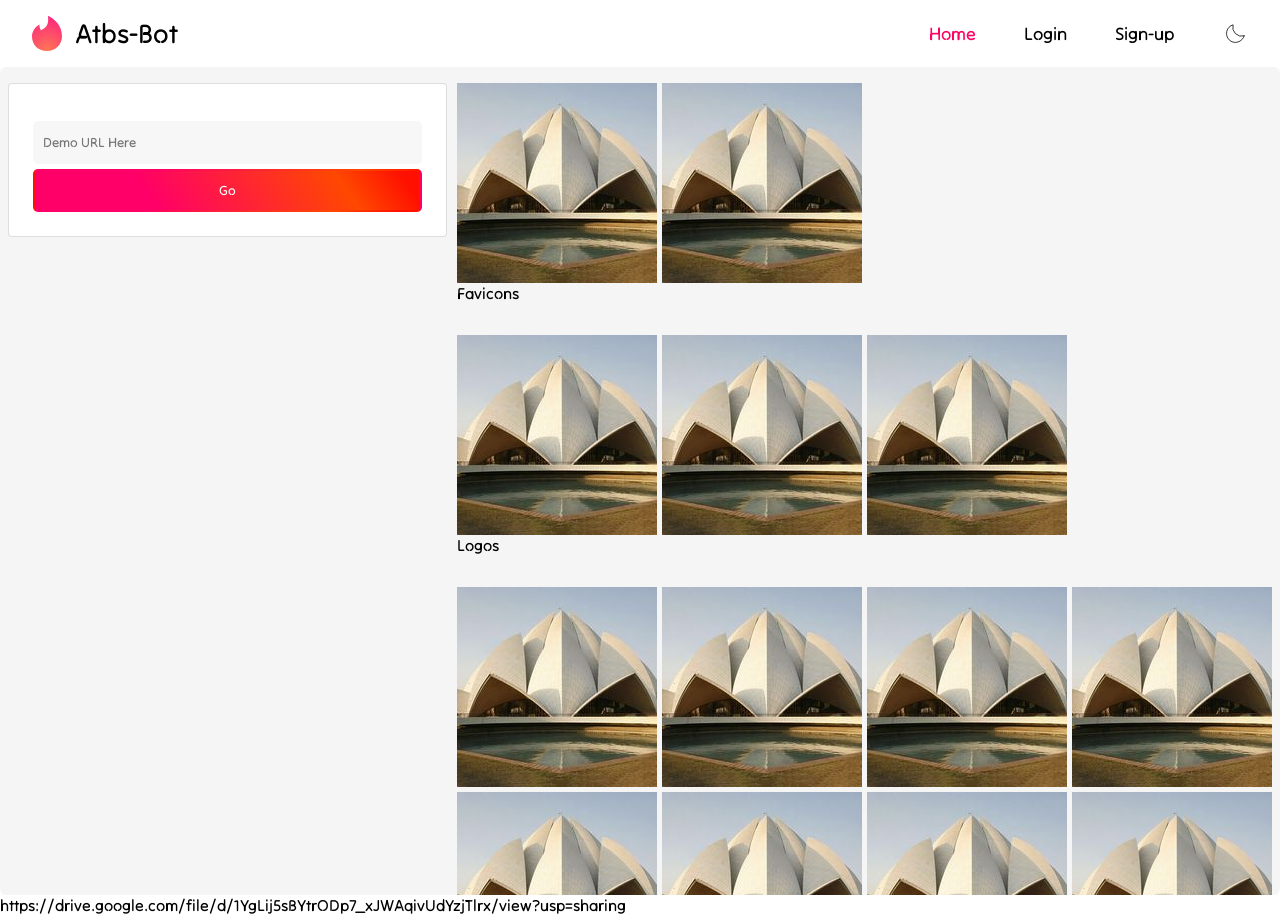
<file: home.html>
<!DOCTYPE html>
<html lang="en">
  <head>
    <meta charset="UTF-8" />
    <meta name="viewport" content="width=device-width, initial-scale=1.0" />
    <title>Atbs-Bot | Home</title>
    <link rel="stylesheet" href="./css/base.css" />
    <link rel="stylesheet" href="./css/navbar.css" />
    <link rel="stylesheet" href="./css/login.css" />
    <link rel="stylesheet" href="./css/home.css" />
  </head>
  <body>
    <!-- Navbar Starts Here -->
    <nav>
      <div id="nav-container">
        <div class="logo">
          <img src="./assets/icons/logo.svg" alt="Logo" draggable="false" />
          <p>Atbs-Bot</p>
        </div>
        <ul>
          <li><a class="active" href="/home.html">Home</a></li>
          <li><a href="/login.html">Login</a></li>
          <li><a href="/signup">Sign-up</a></li>
          <li id="toggle-site-mode"><img src="./assets/icons/dark-mode.svg" alt="dark-mode" title="dark-mode" draggable="false" /></li>
        </ul>
      </div>

      <div id="hamburger">
        <div id="first"></div>
        <div id="second"></div>
        <div id="third"></div>
      </div>
    </nav>
    <!-- Navbar Ends Here -->
    <main id="main" style="overflow-y: scroll">
      <section class="main-section">
        <input type="text" name="site-url" id="site-url" placeholder="Demo URL Here" />
        <div class="mb-1">
          <input type="button" value="Go" />
        </div>
      </section>

      <div class="image-wrapper">
        <section>
          <div class="flex-container">
            <div class="image"></div>
            <div class="image"></div>
          </div>
          <p class="text-right">Favicons</p>
        </section>

        <section>
          <div class="flex-container">
            <div class="image"></div>
            <div class="image"></div>
            <div class="image"></div>
          </div>
          <p class="text-right">Logos</p>
        </section>

        <section>
          <div class="flex-container">
            <div class="image"></div>
            <div class="image"></div>
            <div class="image"></div>
            <div class="image"></div>
            <div class="image"></div>
            <div class="image"></div>
            <div class="image"></div>
            <div class="image"></div>
            <div class="image"></div>
            <div class="image"></div>
            <div class="image"></div>
            <div class="image"></div>
            <div class="image"></div>
            <div class="image"></div>
            <div class="image"></div>
            <div class="image"></div>
          </div>
          <p class="text-right">Images</p>
        </section>
      </div>
    </main>
    <script src="js/navbar.js"></script>
   https://drive.google.com/file/d/1YgLij5sBYtrODp7_xJWAqivUdYzjTlrx/view?usp=sharing
  </body>
</html>
</file>
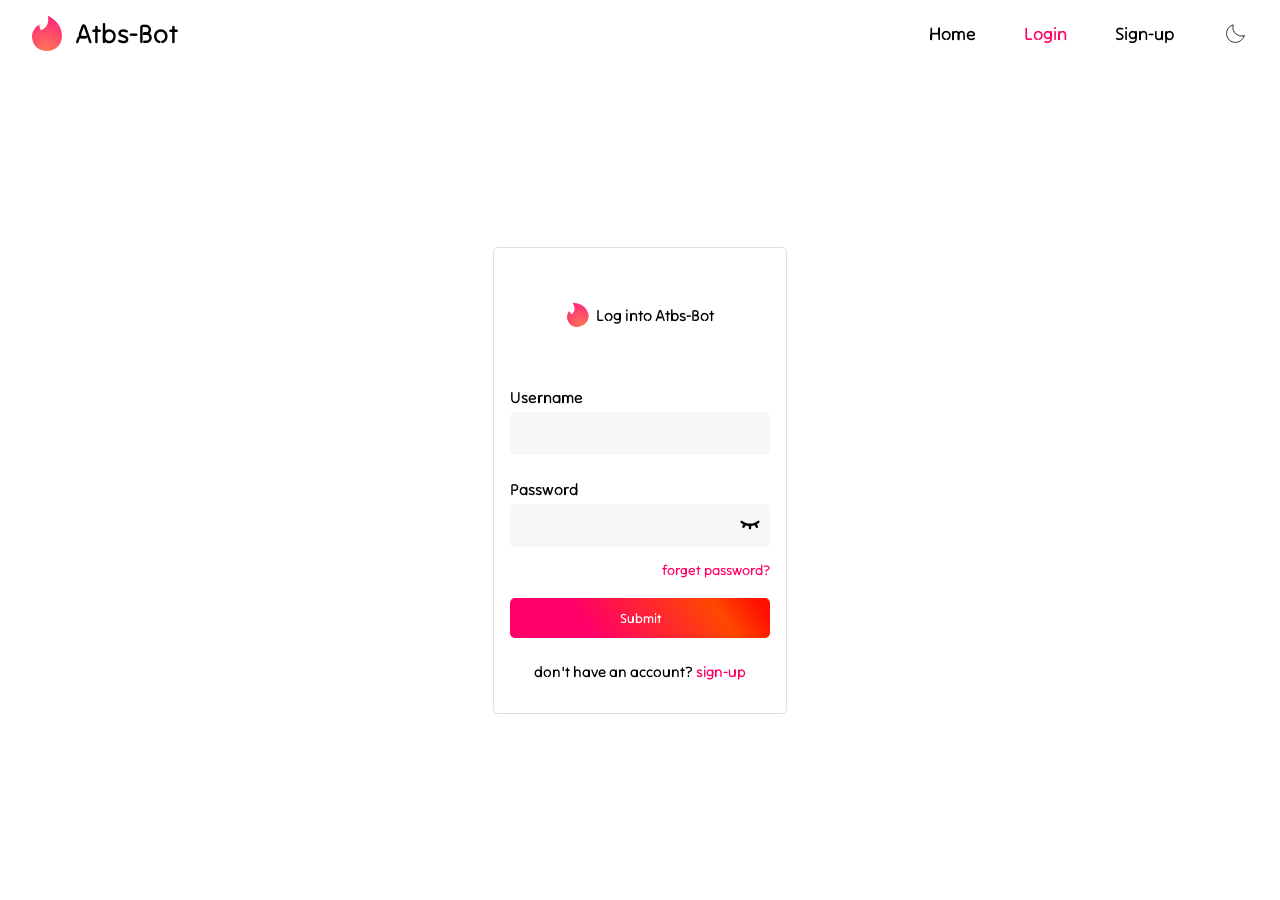
<file: login.html>
<!DOCTYPE html>
<html lang="en">
<head>
    <meta charset="UTF-8">
    <meta name="viewport" content="width=device-width, initial-scale=1.0">
    <title>Atbs-Bot | Login</title>
    <link rel="stylesheet" href="./css/base.css">
    <link rel="stylesheet" href="./css/navbar.css">
    <link rel="stylesheet" href="./css/login.css">
</head>
<body>
    <!-- Navbar Starts Here -->
    <nav>
    <div id="nav-container">
        <div class="logo">
            <img src="./assets/icons/logo.svg" alt="Logo" draggable="false">
            <p>Atbs-Bot</p>
        </div>
        <ul>
            <li><a href="/home.html">Home</a></li>
            <li><a class="active" href="/login.html">Login</a></li>
            <li><a href="/signup">Sign-up</a></li>
            <li id="toggle-site-mode"><img src="./assets/icons/dark-mode.svg" alt="dark-mode" title="dark-mode" draggable="false"></li>
        </ul>
    </div>

    <div id="hamburger">
        <div id="first"></div>
        <div id="second"></div>
        <div id="third"></div>
    </div>
</nav>
    <!-- Navbar Ends Here -->

    <section id="main">
        <form action="" method="get" autocomplete="off">
          <div id="login-form-head">
            <img src="./assets/icons/logo.svg" alt="Logo" draggable="false">
            <p>Log into Atbs-Bot</p>
          </div>

          <div class="mb-1">
            <label for="username">Username</label>
            <input type="text" name="username" id="username" autocomplete="off">
          </div>  

          <div class="mb-1">
            <label for="password">Password</label>
            <div id="input-password-container">
              <input type="password" name="password" id="password" autocomplete="new-password">
              <img src="./assets/icons/hide-password.svg" alt="hide-password" title="hide-password" draggable="false">
            </div>
          </div>

          <div class="forget-password-link">
            <a href="/forget-password">forget password?</a>
          </div>

          <div class="mb-1">
            <input type="button" value="Submit">
          </div>

          <div class="sign-up-link">
            <p>don't have an account? <a href="/sign-up">sign-up</a></p>
          </div>
        </form>
    </section>

    <script src="js/navbar.js"></script>
    <script src="./js/login.js"></script>
</body>
</html>
</file>
<file: css/base.css>
@import url('https://fonts.googleapis.com/css2?family=Oxygen:wght@300;400;700&family=Tilt+Neon&display=swap');

:root {
    --bg-color: rgb(255, 255, 255);
    --text-color: #000000;
    --btn-text-color: white;
    --container-border-color: #bdbcbc7d;
    --swiper-base-container-bg-color: #e7e7e766;
}

::-moz-selection {
    background: rgba(255, 0, 102, 0.103);
}

::selection {
    background: rgba(255, 0, 102, 0.103);
}

* {
    padding: 0;
    margin: 0;
    box-sizing: border-box;
}


body {
    width: 100vw;
    height: 100vh;
    max-width: 1800px;
    margin: auto;
    background-color: var(--bg-color);
    color: var(--text-color);
    font-family: "Tilt Neon", sans-serif;
    overflow-x: hidden;
}


.mb-1 {
    margin-bottom: 1.5rem;
}
</file>
<file: css/navbar.css>
nav {
    padding: 0 2rem;
}

#nav-container {
    display: flex;
    justify-content: space-between;
    align-items: center;

}

#hamburger {
    display: flex;
    flex-direction: column;
    gap: 8px;
    align-items: center;
    top: 19px;
    position: absolute;
    right: 0;
    visibility: hidden;
}

#first,
#second,
#third {
    width: 27px;
    height: 2px;
    background-color: var(--text-color);
    border-radius: 119px;
    transition: 0.5s ease-in-out;
}

.first-open {
    transform: rotate(45deg) translateX(15px);
}

.second-open {
    transform: translateX(-100%);
    opacity: 0;
}

.third-open {
    transform: rotate(-45deg) translateX(15px);
}



a {
    text-decoration: none;
    color: var(--text-color);
    transition: 0.5s ease-in;
}

a:hover {
    color: rgba(255, 0, 99, 1);
    text-decoration: underline;
}

.active {
    color: rgba(255, 0, 99, 1);
    ;
}

.logo {
    display: flex;
    align-items: center;
    white-space: nowrap;
    gap: 13px;
    padding: 1rem 0;
    font-size: 27px;
    cursor: pointer;
}

.logo img {
    width: 100%;
    max-width: 30px;
    height: auto;
    user-select: none;
}

.logo p {
    font-weight: 400;
    color: var(--text-color);
}

#nav-container ul {
    display: flex;
    align-items: center;
    gap: 3rem;
    list-style: none;
    font-size: 18px;
    font-weight: 400;
    white-space: nowrap;
    transition: 0.5s cubic-bezier(0.18, 0.89, 0.32, 1.28);
    opacity: 1;
}

.nav-links-open {
    opacity: 0;
    animation: translate-nav-links 0.5s forwards;
}

#nav-container ul img {
    width: 25px;
    cursor: pointer;
    user-select: none;
}

#toggle-site-mode {
    display: flex;
    align-items: center;
}


@keyframes translate-nav-links {
    100% {
        position: static;
        transform: translateX(0%);
    }
}


@media only screen and (max-width:810px) {
    #nav-container {
        margin-top: 0.3rem;
        gap: 3rem;
    }

    #nav-container ul {
        transform: translateX(-1000%);
        position: absolute;
        padding: 3rem 0;
    }

    #nav-container,
    #nav-container ul {
        flex-direction: column;
    }

    .logo {
        font-size: 1.3rem;
        padding: 0.5rem 0;
    }

    .logo img {
        max-width: 28px;
    }

    #hamburger {
        /* top: 39px; */
        right: 38px;
        visibility: visible;
    }

}


@media only screen and (max-width:395px) {
    #nav-container ul {
        font-size: 0.95rem;
    }
}


@media only screen and (max-width:336px) {
   
}



@media only screen and (max-width:288px) {
    #nav-container ul {
        font-size: 0.8rem;
    }
}

@media only screen and (max-height:477px) {
    #nav-container ul {
        font-size: 0.7rem;
    }
}
</file>
<file: css/login.css>
#main {
    display: flex;
    justify-content: center;
    align-items: center;
    height: calc(100vh - 4.5rem);
}

#main form {
    padding: 2rem 1rem;
    border: 1px solid var(--container-border-color);
    border-radius: 5px;
    min-width: 234px;
    max-width: 294px;
    width: 100%;
    height: fit-content;
}

#login-form-head {
    display: flex;
    align-items: center;
    justify-content: center;
    gap: 8px;
    margin: 22px 0 59px 0;
}

#login-form-head img {
    width: 22px;
    rotate: 336deg;
    user-select: none;
}

input[type=text],
input[type=password],
input[type=button] {
    display: block;
    padding: 0.7rem 0.5rem;
    border-radius: 5px;
    width: 100%;
    outline: none;
    margin-top: 5px;
    border: 2px solid transparent;
    font-family: "Tilt Neon", sans-serif;
    transition: 0.2s cubic-bezier(0.47, 0, 0.75, 0.72);
}

input[type=text]:focus,
input[type=password]:focus {
    border: 2px solid rgba(255, 0, 102, 0.548);
}

input[type=text],
input[type=password] {
    background-color: #f7f7f7;
}

input[type=button] {
    background-color: #ff0095;
    color: var(--btn-text-color);
    background: linear-gradient(56deg, rgba(255, 0, 104, 1) 30%, rgba(255, 72, 0, 1) 79%, rgba(255, 16, 0, 1) 95%);
    transition: 0.5s ease;
    box-shadow: 0 0 0 0 rgba(255, 0, 102, 0.5);
    border: none;
}

input[type=button]:hover {
    background-color: rgba(255, 0, 95, 0.8);
    box-shadow: 0 5px 10px 0 rgba(255, 0, 102, 0.3);
    transform: scale(1.001);
    background: rgb(255, 85, 0);
    background: linear-gradient(56deg, rgba(255, 85, 0, 1) 30%, rgba(255, 0, 99, 1) 79%, rgba(255, 0, 9, 1) 95%);
}

#input-password-container {
    position: relative;
}

#input-password-container img {
    width: 24px;
    position: absolute;
    top: 9px;
    right: 8px;
    user-select: none;
    cursor: pointer;
    transition: 0.2s ease;
}

.forget-password-link {
    text-align: right;
    font-size: 14px;
    margin: -10px 0 19px 0;
}

.forget-password-link a,
.sign-up-link a {
    color: rgba(255, 0, 99, 1);
    transition: 0.5s ease-in;
}

.forget-password-link a:hover,
.sign-up-link a:hover {
    text-decoration: underline;
}

.sign-up-link {
    text-align: center;
    font-size: 15px;
}
</file>
<file: css/home.css>
#main {
    display: flex;
    padding: 1rem 0.5rem;
    align-items: flex-start;
    justify-content: space-between;
    /* align-items: center; */
    height: calc(100vh - 4.5rem);
    background-color: #908e8e17;
    border-radius: 6px;
    gap: 10px;
}

section.main-section {
    width: 30%;
    min-width: 258px;
    max-width: 540px;
    border: 1px solid var(--container-border-color);
    padding: 2rem 1.5rem 0rem 1.5rem;
    border-radius: 4px;
    background-color: white;
}

input[type=text],
input[type=button] {
    display: block;
    padding: 0.7rem 0.5rem;
    border-radius: 5px;
    width: 100%;
    outline: none;
    margin-top: 5px;
    border: 2px solid transparent;
    font-family: "Tilt Neon", sans-serif;
    transition: 0.2s cubic-bezier(0.47, 0, 0.75, 0.72);
}

.flex-container {
    display: grid;
    grid-template-columns: repeat(6, 1fr);
    gap: 5px;
    box-sizing: border-box;
    max-height: calc(2 * 1fr + 10px);
    overflow: hidden;
}

.text-left {
    text-align: left;
}

.image-wrapper {
    display: flex;
    flex-direction: column;
    gap: 2rem;
}

.image {
    background-image: url(./../img/Bahai-House-of-Worship-Lotus-Temple-Delhi-India.jpg);
    background-repeat: no-repeat;
    background-position: center;
    background-size: cover;
    height: 200px;
    width: 200px;
}

@media (max-width: 1510px) {
    .flex-container {
        grid-template-columns: repeat(5, 1fr);
    }
}

@media (max-width: 1318px) {
    section.main-section {
        width: 36%;
    }

    .flex-container {
        grid-template-columns: repeat(4, 1fr);
    }
}

@media (max-width: 1102px) {
    .flex-container {
        grid-template-columns: repeat(3, 1fr);
    }
}

@media (max-width: 894px) {
    #main {
        align-items: center;
        flex-direction: column;
    }

    section.main-section {
        width: 80%;
        max-width: 613px;
    }

}

@media (max-width: 776px) {
    .flex-container {
        grid-template-columns: repeat(2, 1fr);
    }

    section.main-section {
        width: 80%;
        max-width: 404px;
    }
}

@media (max-width: 526px) {
    .flex-container {
        grid-template-columns: repeat(1, 1fr);
    }

    section.main-section {
        width: 80%;
        max-width: 204px;
    }
}
</file>
